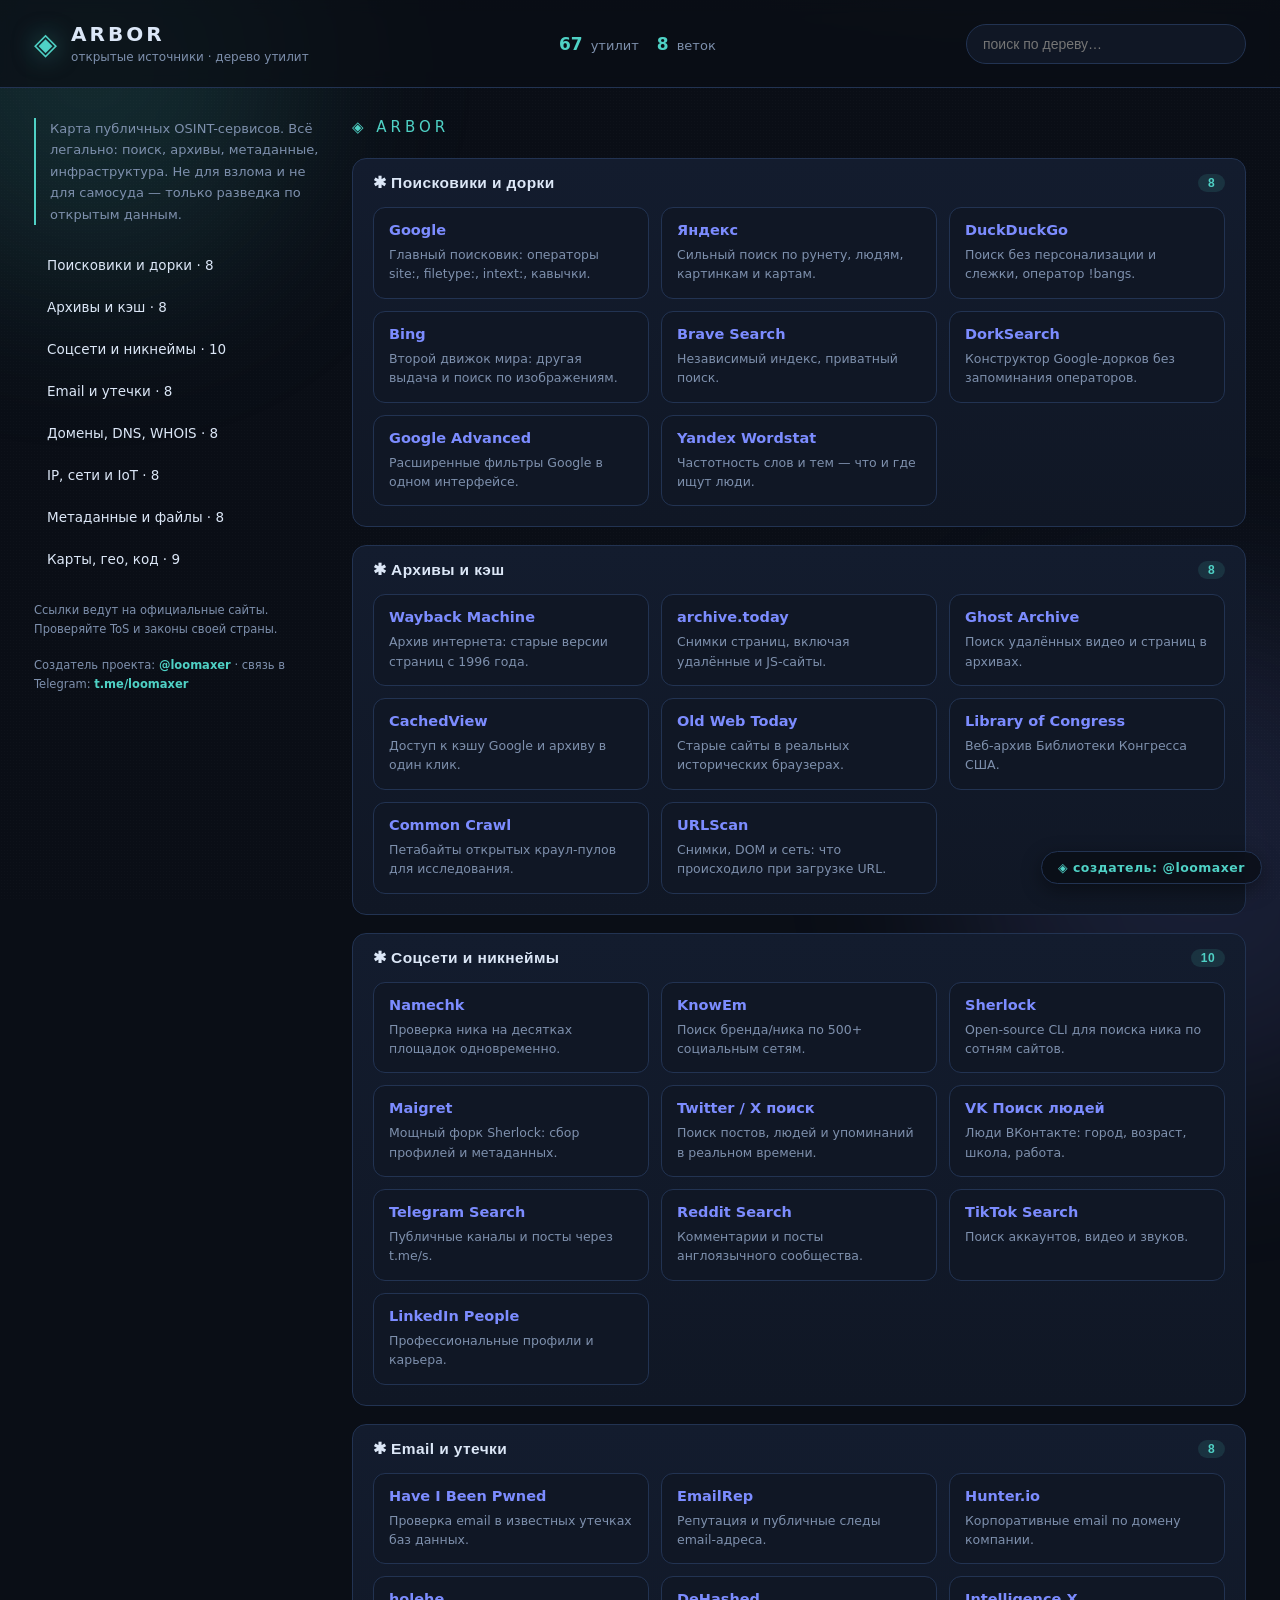
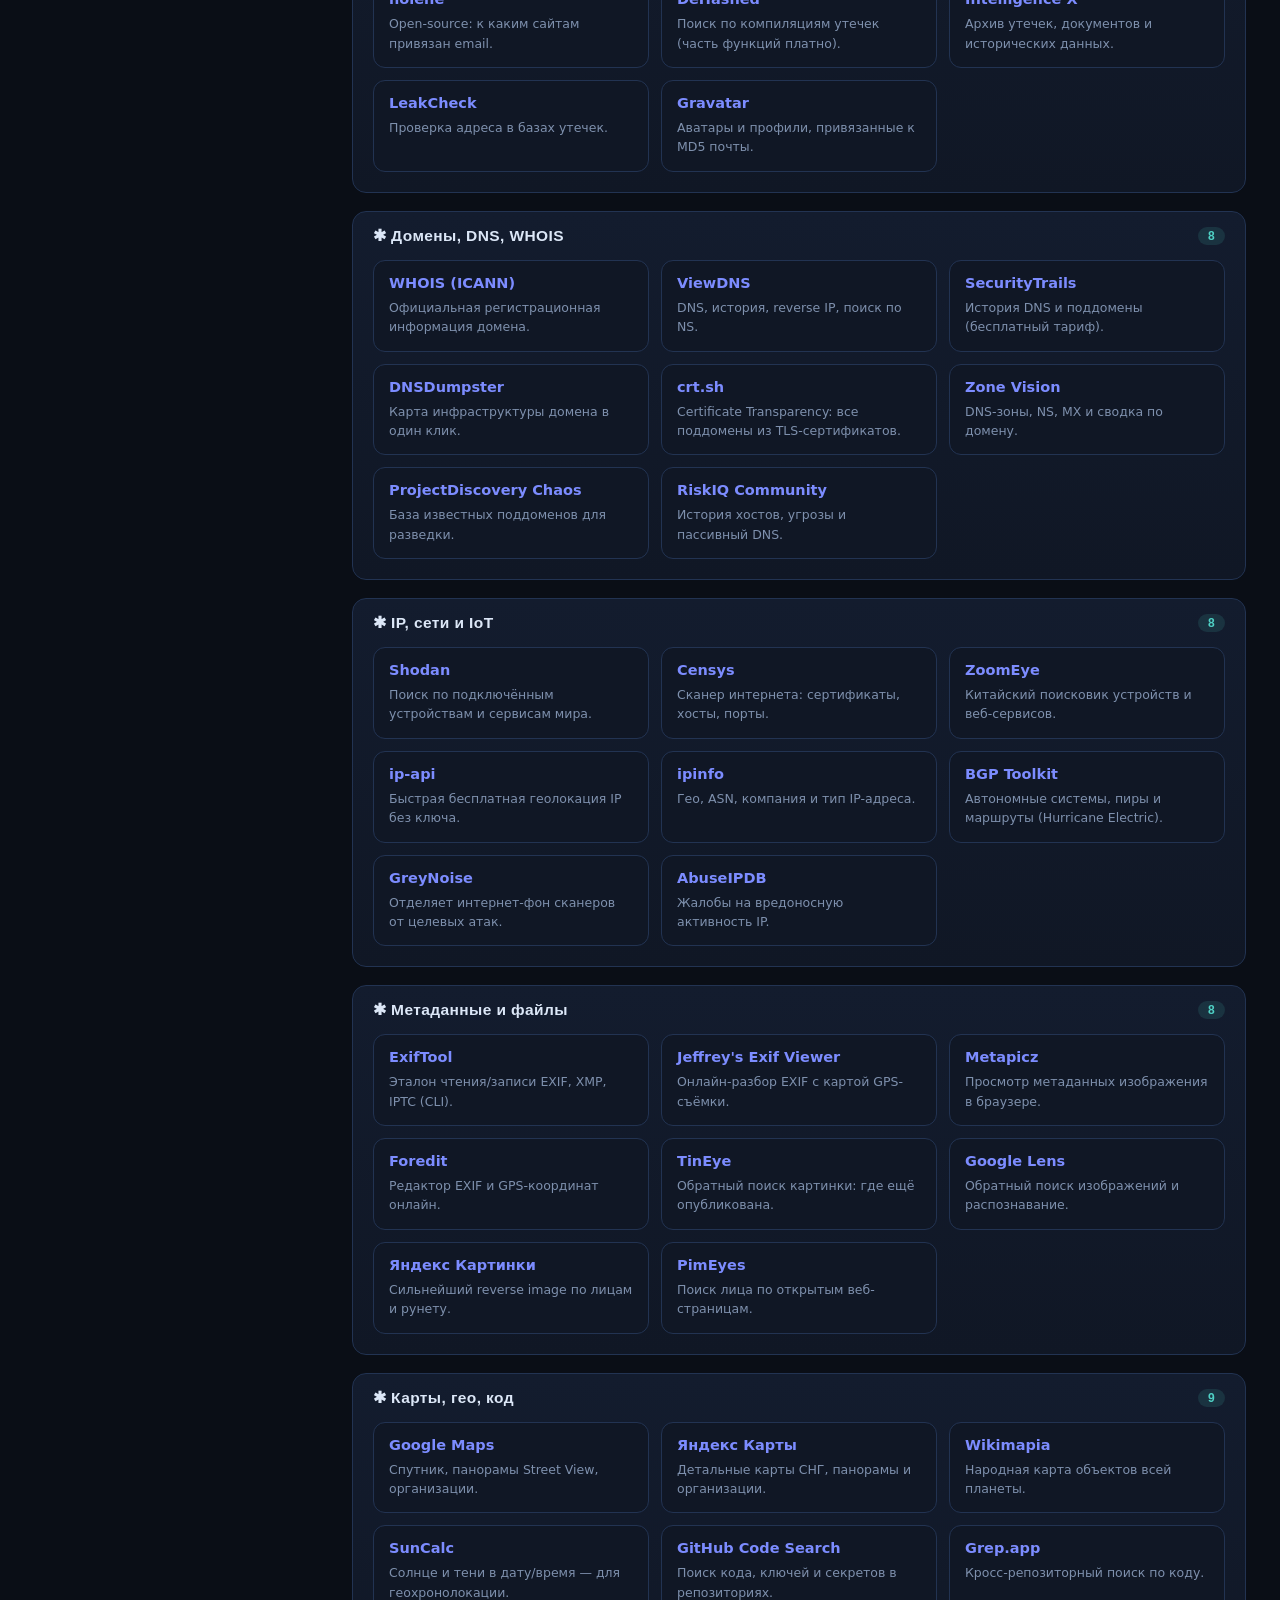
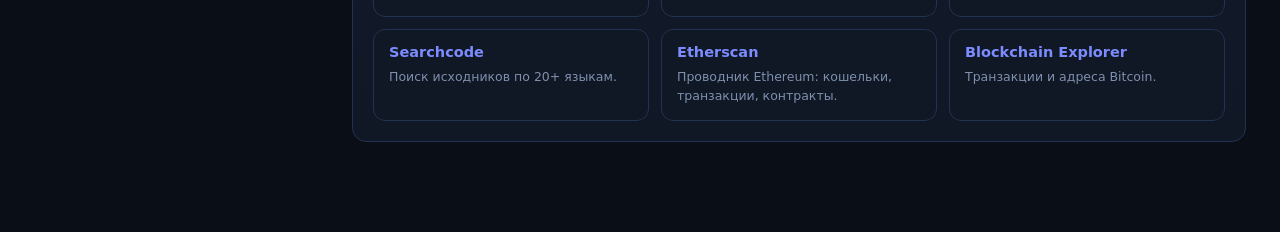
<file: index.html>
<!DOCTYPE html>
<html lang="ru">
<head>
  <meta charset="UTF-8" />
  <meta name="viewport" content="width=device-width, initial-scale=1.0" />
  <meta name="author" content="@loomaxer (https://t.me/loomaxer)" />
  <meta name="generator" content="OSINT Tree by @loomaxer" />
  <title>ARBOR · OSINT Tree · @loomaxer</title>
  <link rel="stylesheet" href="styles.css" />
</head>
<body>
  <div class="noise"></div>
  <div class="orb orb-a"></div>
  <div class="orb orb-b"></div>

  <header class="top">
    <div class="brand">
      <span class="mark">◈</span>
      <div>
        <strong>ARBOR</strong>
        <em>открытые источники · дерево утилит</em>
      </div>
    </div>
    <div class="stats">
      <span><b id="count">0</b> утилит</span>
      <span><b id="cats">0</b> веток</span>
    </div>
    <label class="search-wrap">
      <input id="q" type="search" placeholder="поиск по дереву…" autocomplete="off" />
    </label>
  </header>

  <main>
    <aside class="legend">
      <p class="lede">
        Карта публичных OSINT-сервисов. Всё легально: поиск, архивы, метаданные, инфраструктура.
        Не для взлома и не для самосуда — только разведка по открытым данным.
      </p>
      <nav id="toc"></nav>
      <footer class="fine">
        Ссылки ведут на официальные сайты. Проверяйте ToS и законы своей страны.<br /><br />
        Создатель проекта: <a href="https://t.me/loomaxer" target="_blank" rel="noopener">@loomaxer</a>
        · связь в Telegram: <a href="https://t.me/loomaxer" target="_blank" rel="noopener">t.me/loomaxer</a>
      </footer>
    </aside>

    <section class="canvas-wrap">
      <svg id="links" class="links" aria-hidden="true"></svg>
      <div id="tree" class="tree"></div>
    </section>
  </main>

  <div id="sheet" class="sheet hidden" role="dialog">
    <button class="x" id="close">✕</button>
    <h2 id="s-title"></h2>
    <p class="tag" id="s-cat"></p>
    <p id="s-desc"></p>
    <a id="s-link" href="#" target="_blank" rel="noopener">открыть сервис →</a>
  </div>

  <div class="creator-badge">◈ создатель: <a href="https://t.me/loomaxer" target="_blank" rel="noopener">@loomaxer</a></div>

  <script src="data.js"></script>
  <script src="app.js"></script>
</body>
</html>
</file>
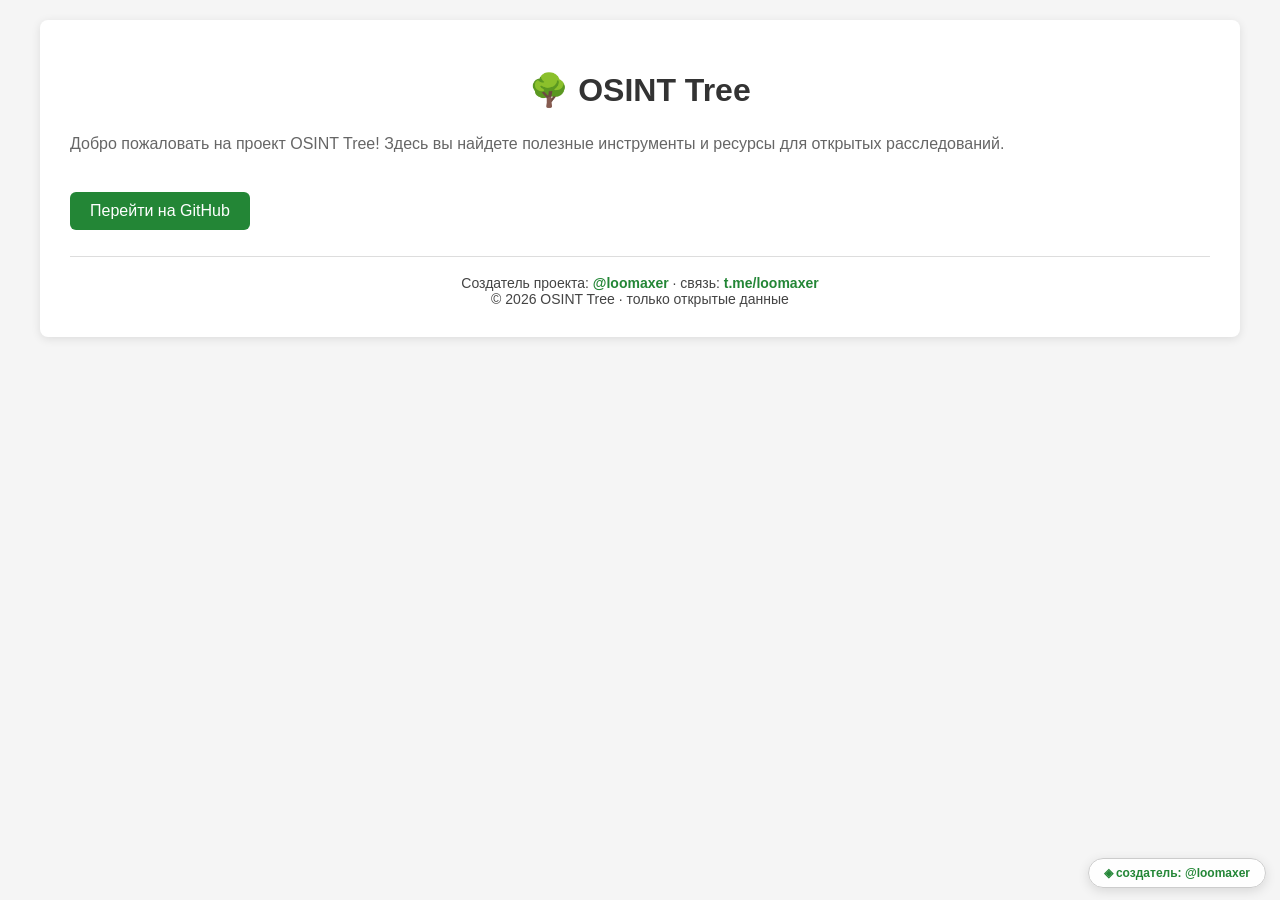
<file: docs/index.html>
<!DOCTYPE html>
<html lang="ru">
<head>
    <meta charset="UTF-8">
    <meta name="viewport" content="width=device-width, initial-scale=1.0">
    <meta name="author" content="@loomaxer (https://t.me/loomaxer)">
    <meta name="generator" content="OSINT Tree by @loomaxer">
    <title>OSINT Tree - Дерево инструментов OSINT · @loomaxer</title>
    <style>
        body {
            font-family: Arial, sans-serif;
            max-width: 1200px;
            margin: 0 auto;
            padding: 20px;
            background-color: #f5f5f5;
        }
        h1 {
            color: #333;
            text-align: center;
        }
        .container {
            background: white;
            padding: 30px;
            border-radius: 8px;
            box-shadow: 0 2px 10px rgba(0,0,0,0.1);
        }
        .info {
            color: #666;
            line-height: 1.6;
        }
        .button {
            display: inline-block;
            background-color: #238636;
            color: white;
            padding: 10px 20px;
            text-decoration: none;
            border-radius: 6px;
            margin-top: 20px;
        }
        .footer {
            margin-top: 26px;
            padding-top: 18px;
            border-top: 1px solid #ddd;
            color: #444;
            font-size: 14px;
            text-align: center;
        }
        .footer a {
            color: #238636;
            font-weight: bold;
            text-decoration: none;
        }
        .watermark {
            position: fixed;
            right: 14px;
            bottom: 12px;
            background: rgba(255,255,255,.9);
            border: 1px solid #ccc;
            border-radius: 999px;
            padding: 7px 15px;
            font-size: 12px;
            font-weight: bold;
            color: #238636;
            box-shadow: 0 3px 12px rgba(0,0,0,.12);
        }
        .watermark a { color: inherit; text-decoration: none; }
    </style>
</head>
<body>
    <div class="container">
        <h1>🌳 OSINT Tree</h1>
        <p class="info">
            Добро пожаловать на проект OSINT Tree! 
            Здесь вы найдете полезные инструменты и ресурсы для открытых расследований.
        </p>
        <a href="https://github.com/goncardanil40-creator/osinttree" class="button">Перейти на GitHub</a>

        <div class="footer">
            Создатель проекта: <a href="https://t.me/loomaxer" target="_blank" rel="noopener">@loomaxer</a>
            · связь: <a href="https://t.me/loomaxer" target="_blank" rel="noopener">t.me/loomaxer</a><br>
            © 2026 OSINT Tree · только открытые данные
        </div>
    </div>
    <div class="watermark">◈ создатель: <a href="https://t.me/loomaxer" target="_blank" rel="noopener">@loomaxer</a></div>
</body>
</html>
</file>
<file: styles.css>
/* ============================================================================
 * OSINT TREE — стили интерфейса дерева.
 * Создатель: @loomaxer · https://t.me/loomaxer
 * Тёмная тема, сетка карточек, модальный лист, водяной знак в подвале.
 * ========================================================================== */

:root {
  --bg: #0a0e16;
  --bg-soft: #101725;
  --card: #131c2e;
  --card-hi: #18243c;
  --line: #223352;
  --txt: #dce7f7;
  --dim: #7e90ad;
  --acc: #4fd1c5;
  --acc-2: #7c8cff;
  --danger: #ff6b81;
  --radius: 14px;
}

* { box-sizing: border-box; }

html, body { margin: 0; padding: 0; }

body {
  font-family: "Segoe UI", "Inter", system-ui, Arial, sans-serif;
  background: radial-gradient(1200px 700px at 80% -10%, #16233d 0%, var(--bg) 55%);
  color: var(--txt);
  min-height: 100vh;
  overflow-x: hidden;
}

/* фоновые слои */
.noise {
  position: fixed; inset: 0; pointer-events: none; z-index: 0; opacity: .35;
  background-image: radial-gradient(rgba(255,255,255,.05) 1px, transparent 1px);
  background-size: 3px 3px;
}
.orb { position: fixed; border-radius: 50%; filter: blur(90px); z-index: 0; pointer-events: none; }
.orb-a { width: 420px; height: 420px; background: rgba(79,209,197,.14); top: -140px; left: -120px; }
.orb-b { width: 480px; height: 480px; background: rgba(124,140,255,.13); bottom: -200px; right: -160px; }

/* шапка */
.top {
  position: relative; z-index: 2;
  display: grid; grid-template-columns: auto 1fr auto; gap: 22px; align-items: center;
  padding: 22px 34px; border-bottom: 1px solid var(--line);
  backdrop-filter: blur(8px); background: rgba(10,14,22,.72);
  position: sticky; top: 0;
}
.brand { display: flex; align-items: center; gap: 14px; }
.mark {
  font-size: 30px; color: var(--acc);
  filter: drop-shadow(0 0 12px rgba(79,209,197,.55));
}
.brand strong { font-size: 20px; letter-spacing: 3px; display: block; }
.brand em { color: var(--dim); font-style: normal; font-size: 12px; }
.stats { display: flex; gap: 18px; justify-content: center; color: var(--dim); font-size: 13px; }
.stats b { color: var(--acc); font-size: 17px; margin-right: 4px; }
.search-wrap { justify-self: end; }
.search-wrap input {
  width: 280px; padding: 11px 16px; border-radius: 999px;
  border: 1px solid var(--line); background: var(--bg-soft); color: var(--txt);
  outline: none; font-size: 14px; transition: border-color .2s, box-shadow .2s;
}
.search-wrap input:focus {
  border-color: var(--acc);
  box-shadow: 0 0 0 3px rgba(79,209,197,.15);
}

/* компоновка */
main {
  position: relative; z-index: 1;
  display: grid; grid-template-columns: 290px 1fr; gap: 28px;
  max-width: 1380px; margin: 0 auto; padding: 30px 34px 90px;
}
.legend { position: sticky; top: 110px; align-self: start; }
.lede {
  font-size: 13px; line-height: 1.65; color: var(--dim);
  border-left: 2px solid var(--acc); padding-left: 14px; margin: 0 0 22px;
}
#toc { display: flex; flex-direction: column; gap: 6px; }
#toc a {
  color: var(--txt); text-decoration: none; font-size: 13.5px;
  padding: 9px 12px; border-radius: 9px; border: 1px solid transparent;
  transition: background .15s, border-color .15s;
}
#toc a:hover { background: var(--card); border-color: var(--line); color: var(--acc); }
.fine { margin-top: 24px; font-size: 11.5px; color: var(--dim); line-height: 1.6; }
.fine a { color: var(--acc); text-decoration: none; font-weight: 700; }

/* холст дерева */
.canvas-wrap { position: relative; min-height: 400px; }
.links { position: absolute; inset: 0; width: 100%; height: 100%; pointer-events: none; }
.tree { position: relative; display: flex; flex-direction: column; gap: 18px; }
.root-title {
  font-size: 15px; letter-spacing: 4px; color: var(--acc);
  text-transform: uppercase; margin-bottom: 4px;
}
.branch-block {
  background: linear-gradient(180deg, var(--card), var(--bg-soft));
  border: 1px solid var(--line); border-radius: var(--radius);
  overflow: hidden;
}
button.cat {
  width: 100%; display: flex; justify-content: space-between; align-items: center;
  padding: 15px 20px; background: transparent; border: 0; cursor: pointer;
  color: var(--txt); font-size: 15.5px; font-weight: 700; letter-spacing: .4px;
}
button.cat:hover { background: rgba(79,209,197,.06); }
button.cat small {
  background: rgba(79,209,197,.12); color: var(--acc);
  border-radius: 999px; padding: 2px 10px; font-size: 12px; font-weight: 700;
}
.leaves {
  display: grid; grid-template-columns: repeat(auto-fill, minmax(235px, 1fr));
  gap: 12px; padding: 0 20px 20px;
}
.leaf {
  background: var(--bg-soft); border: 1px solid var(--line);
  border-radius: 12px; padding: 14px 15px; cursor: pointer;
  transition: transform .15s, border-color .15s, box-shadow .15s, opacity .2s;
}
.leaf:hover {
  transform: translateY(-3px); border-color: var(--acc);
  box-shadow: 0 10px 26px rgba(0,0,0,.35);
}
.leaf h3 { margin: 0 0 7px; font-size: 14.5px; color: var(--acc-2); }
.leaf p { margin: 0; font-size: 12.5px; line-height: 1.55; color: var(--dim); }
.leaf.dim { opacity: .18; filter: grayscale(.8); }

/* модальный лист */
.sheet {
  position: fixed; z-index: 20; right: 0; top: 0; height: 100vh; width: min(440px, 92vw);
  background: var(--card); border-left: 1px solid var(--line);
  padding: 38px 32px; box-shadow: -20px 0 60px rgba(0,0,0,.5);
  animation: slide .25s ease;
}
@keyframes slide { from { transform: translateX(40px); opacity: 0; } to { transform: none; opacity: 1; } }
.sheet.hidden { display: none; }
.sheet h2 { margin: 0 0 8px; font-size: 24px; color: var(--acc); }
.sheet .tag {
  display: inline-block; font-size: 11.5px; text-transform: uppercase; letter-spacing: 1.5px;
  color: var(--acc-2); border: 1px solid var(--line); border-radius: 999px;
  padding: 4px 12px; margin: 0 0 20px;
}
.sheet p { color: var(--dim); line-height: 1.7; font-size: 14px; }
.sheet a {
  display: inline-block; margin-top: 16px; color: var(--acc); font-weight: 700;
  text-decoration: none; border: 1px solid var(--acc); border-radius: 999px;
  padding: 10px 20px; transition: background .2s, color .2s;
}
.sheet a:hover { background: var(--acc); color: #06121a; }
.x {
  position: absolute; top: 18px; right: 18px; width: 36px; height: 36px;
  border-radius: 50%; border: 1px solid var(--line); background: transparent;
  color: var(--txt); cursor: pointer; font-size: 14px;
}
.x:hover { border-color: var(--danger); color: var(--danger); }

/* водяной знак создателя — @loomaxer */
.creator-badge {
  position: fixed; z-index: 15; right: 18px; bottom: 16px;
  font-size: 12.5px; font-weight: 700; letter-spacing: .5px;
  color: var(--acc); background: rgba(10,14,22,.82);
  border: 1px solid var(--line); border-radius: 999px;
  padding: 8px 16px; backdrop-filter: blur(6px);
  box-shadow: 0 6px 20px rgba(0,0,0,.4);
}
.creator-badge a { color: inherit; text-decoration: none; }
.creator-badge a:hover { text-shadow: 0 0 12px rgba(79,209,197,.8); }

@media (max-width: 980px) {
  .top { grid-template-columns: 1fr; gap: 14px; position: static; }
  .search-wrap { justify-self: stretch; }
  .search-wrap input { width: 100%; }
  main { grid-template-columns: 1fr; padding: 22px 18px 90px; }
  .legend { position: static; }
}
</file>
